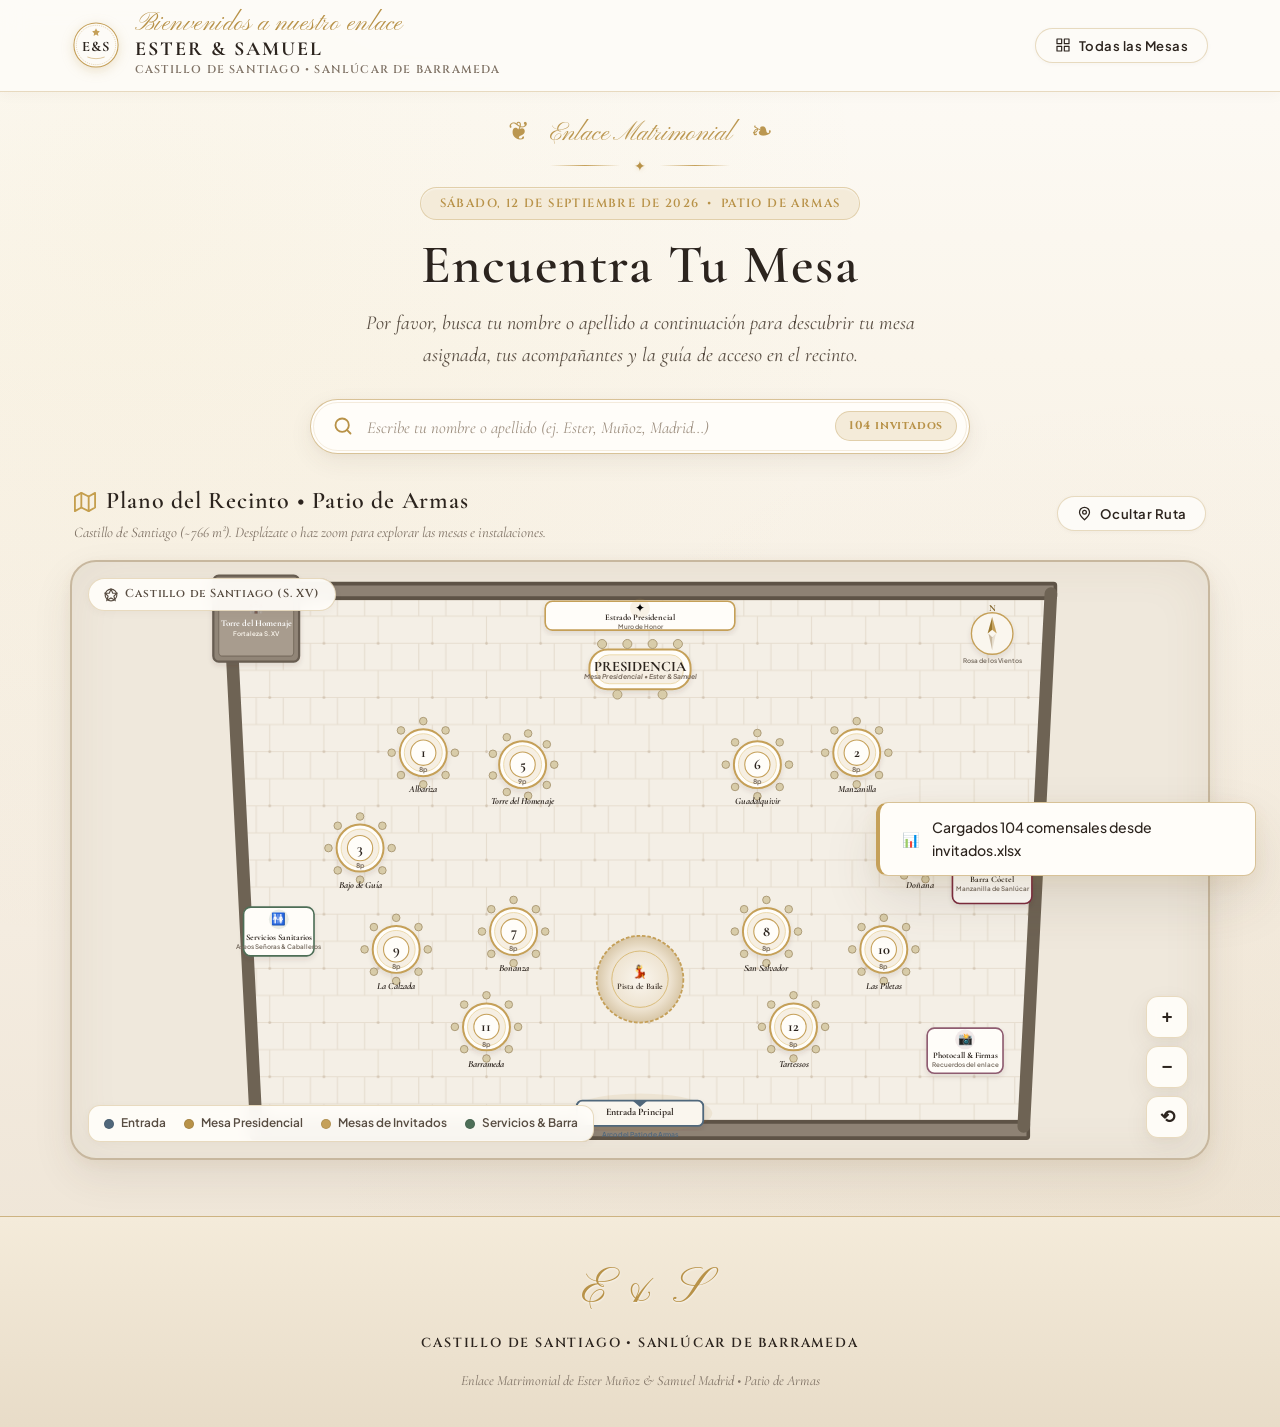
<file: index.html>
<!DOCTYPE html>
<html lang="es">
<head>
  <meta charset="UTF-8">
  <meta name="viewport" content="width=device-width, initial-scale=1.0, maximum-scale=5.0, user-scalable=yes">
  <title>Boda Ester & Samuel | Encuentra tu Mesa en el Castillo de Santiago</title>
  
  <!-- SEO & Social Sharing Meta Tags -->
  <meta name="description" content="Localizador interactivo de mesas para los invitados al enlace matrimonial de Ester & Samuel en el histórico Patio de Armas del Castillo de Santiago, Sanlúcar de Barrameda.">
  <meta name="keywords" content="Castillo de Santiago, Sanlucar de Barrameda, Boda, Mesas, Seating Plan, Plano Interactivo, Patio de Armas">
  <meta name="author" content="Ester & Samuel">
  <meta name="theme-color" content="#FAF5EB">
  
  <meta property="og:title" content="Boda Ester & Samuel | Encuentra tu Mesa">
  <meta property="og:description" content="Descubre tu mesa y la ruta para llegar en el Castillo de Santiago.">
  <meta property="og:type" content="website">

  <!-- Favicon Monogram -->
  <link rel="icon" type="image/svg+xml" href="data:image/svg+xml,<svg xmlns='http://www.w3.org/2000/svg' viewBox='0 0 100 100'><circle cx='50' cy='50' r='48' fill='%23FDFBF7' stroke='%23C5A059' stroke-width='3'/><text x='50' y='64' font-family='Cormorant Garamond,Georgia,serif' font-size='38' font-weight='bold' fill='%232C241E' text-anchor='middle'>E&amp;S</text></svg>">

  <!-- Stylesheet -->
  <link rel="stylesheet" href="styles.css">
</head>
<body>

  <!-- Confetti Canvas for Celebratory Moments -->
  <canvas id="confetti-canvas"></canvas>

  <!-- ========================================================================
       Top Navigation Bar
       ======================================================================== -->
  <header class="site-header" id="site-header">
    <div class="header-container">
      <a href="#inicio" class="brand-wrapper" title="Boda Ester & Samuel">
        <!-- SVG Monogram Crest (Sello de Lacre Marfil & Oro) -->
        <svg class="brand-crest" viewBox="0 0 100 100" fill="none" xmlns="http://www.w3.org/2000/svg">
          <circle cx="50" cy="50" r="46" fill="#FDFBF7" stroke="#C5A059" stroke-width="2.2"/>
          <circle cx="50" cy="50" r="41" fill="none" stroke="#C5A059" stroke-width="0.8" stroke-dasharray="2.5 2"/>
          <path d="M50 15 L52.5 20.5 L58 21.5 L54 25.5 L55 31 L50 28 L45 31 L46 25.5 L42 21.5 L47.5 20.5 Z" fill="#C5A059"/>
          <text x="50" y="63" font-family="'Cormorant Garamond', Georgia, serif" font-size="30" font-weight="700" fill="#2C241E" text-anchor="middle" letter-spacing="2">E&amp;S</text>
          <path d="M32 75 Q50 82 68 75" stroke="#C5A059" stroke-width="1.2" fill="none"/>
        </svg>

        <div class="brand-text">
          <span class="brand-subtitle-script">Bienvenidos a nuestro enlace</span>
          <span class="brand-title">Ester &amp; Samuel</span>
          <span class="brand-venue">Castillo de Santiago • Sanlúcar de Barrameda</span>
        </div>
      </a>

      <div class="header-actions">
        <button id="btn-open-directory" class="btn-outline" title="Ver lista completa de mesas">
          <svg width="16" height="16" viewBox="0 0 24 24" fill="none" stroke="currentColor" stroke-width="1.8" stroke-linecap="round" stroke-linejoin="round">
            <rect x="3" y="3" width="7" height="7"></rect>
            <rect x="14" y="3" width="7" height="7"></rect>
            <rect x="14" y="14" width="7" height="7"></rect>
            <rect x="3" y="14" width="7" height="7"></rect>
          </svg>
          <span>Todas las Mesas</span>
        </button>
      </div>
    </div>
  </header>

  <!-- ========================================================================
       Main Content Container
       ======================================================================== -->
  <main id="inicio">

    <!-- Hero Section -->
    <section class="hero-section">
      <div class="hero-romantic-badge">❦ &nbsp; Enlace Matrimonial &nbsp; ❧</div>
      <div class="hero-ornament">
        <div class="hero-ornament-line"></div>
        <div class="hero-ornament-icon">✦</div>
        <div class="hero-ornament-line"></div>
      </div>

      <div class="hero-date-badge">
        <span>Sábado, 12 de Septiembre de 2026</span>
        <span>•</span>
        <span>Patio de Armas</span>
      </div>

      <h1 class="hero-title">Encuentra Tu Mesa</h1>
      <p class="hero-subtitle">
        Por favor, busca tu nombre o apellido a continuación para descubrir tu mesa asignada, tus acompañantes y la guía de acceso en el recinto.
      </p>

      <!-- Predictive Autocomplete Search Bar -->
      <div class="search-container" id="search-section">
        <div class="search-box-wrapper" id="search-box-wrapper">
          <div class="search-icon">
            <svg width="20" height="20" viewBox="0 0 24 24" fill="none" stroke="currentColor" stroke-width="2.2" stroke-linecap="round" stroke-linejoin="round">
              <circle cx="11" cy="11" r="8"></circle>
              <line x1="21" y1="21" x2="16.65" y2="16.65"></line>
            </svg>
          </div>
          <input 
            type="text" 
            id="guest-search-input" 
            class="search-input" 
            placeholder="Escribe tu nombre o apellido (ej. Ester, Muñoz, Madrid...)"
            autocomplete="off"
            spellcheck="false"
            aria-label="Buscar invitado"
            aria-expanded="false"
            aria-controls="search-dropdown"
          />
          <button id="search-clear-btn" class="search-clear-btn" title="Borrar búsqueda" aria-label="Borrar búsqueda">
            <svg width="18" height="18" viewBox="0 0 24 24" fill="none" stroke="currentColor" stroke-width="2" stroke-linecap="round" stroke-linejoin="round">
              <line x1="18" y1="6" x2="6" y2="18"></line>
              <line x1="6" y1="6" x2="18" y2="18"></line>
            </svg>
          </button>
          <span class="search-badge-count" id="guest-count-badge">Cargando...</span>
        </div>

        <!-- Autocomplete Dropdown List -->
        <div class="autocomplete-dropdown" id="search-dropdown" role="listbox">
          <!-- Dynamically populated via app.js -->
        </div>
      </div>
    </section>

    <!-- Guest Result Card (Triggered upon selecting guest) -->
    <section class="guest-result-wrapper" id="guest-result-section">
      <div class="guest-card">
        <div class="guest-card-header">
          <div class="guest-card-greeting">
            <span class="guest-welcome-tag">¡Qué alegría tenerte con nosotros!</span>
            <h2 class="guest-name-title" id="res-guest-name">Ester Muñoz</h2>
          </div>
          <button class="guest-dismiss-btn" id="btn-dismiss-result" title="Cerrar ficha">
            <svg width="16" height="16" viewBox="0 0 24 24" fill="none" stroke="currentColor" stroke-width="2.5" stroke-linecap="round" stroke-linejoin="round">
              <line x1="18" y1="6" x2="6" y2="18"></line>
              <line x1="6" y1="6" x2="18" y2="18"></line>
            </svg>
          </button>
        </div>

        <div class="guest-card-body">
          <!-- Big Table Badge Column -->
          <div class="table-highlight-badge">
            <span class="badge-table-label">Tu Mesa Asignada</span>
            <div class="badge-table-num" id="res-table-num">4</div>
            <div class="badge-table-theme" id="res-table-theme">Doñana</div>
            <div class="badge-table-desc" id="res-table-desc">Amigos íntimos de la novia</div>
            
            <button class="badge-action-btn" id="btn-focus-table-map">
              <svg width="16" height="16" viewBox="0 0 24 24" fill="none" stroke="currentColor" stroke-width="2.2" stroke-linecap="round" stroke-linejoin="round">
                <circle cx="12" cy="12" r="10"></circle>
                <polygon points="16.24 7.76 14.12 14.12 7.76 16.24 9.88 9.88 16.24 7.76"></polygon>
              </svg>
              <span>Ver en el Plano</span>
            </button>
          </div>

          <!-- Companions and Guidance Column -->
          <div class="guest-details-column">
            <!-- Companions list -->
            <div class="companions-block">
              <div class="companions-header">
                <div class="companions-title">
                  <svg width="16" height="16" viewBox="0 0 24 24" fill="none" stroke="currentColor" stroke-width="2" stroke-linecap="round" stroke-linejoin="round">
                    <path d="M17 21v-2a4 4 0 0 0-4-4H5a4 4 0 0 0-4 4v2"></path>
                    <circle cx="9" cy="7" r="4"></circle>
                    <path d="M23 21v-2a4 4 0 0 0-3-3.87"></path>
                    <path d="M16 3.13a4 4 0 0 1 0 7.75"></path>
                  </svg>
                  <span>Tus acompañantes de mesa</span>
                </div>
                <span class="companions-count" id="res-companions-count">8 comensales</span>
              </div>
              <div class="companions-grid" id="res-companions-grid">
                <!-- Chips dynamically injected -->
              </div>
            </div>

            <!-- Route and Access Guide -->
            <div class="route-guide-box">
              <div class="route-guide-icon">📍</div>
              <div class="route-guide-text" id="res-route-text">
                Accede por la <span class="route-guide-strong">Entrada Principal (Arco de Armas)</span> y camina recto hacia el sector derecho del patio. Sigue la línea dorada en el plano para orientarte.
              </div>
            </div>
          </div>
        </div>
      </div>
    </section>



    <!-- ========================================================================
         Interactive Venue Map Section (Patio de Armas - Castillo de Santiago)
         ======================================================================== -->
    <section class="map-section" id="plano-recinto">
      <div class="map-header-card">
        <div class="map-title-group">
          <h2 class="map-title">
            <svg width="22" height="22" viewBox="0 0 24 24" fill="none" stroke="#C59F4E" stroke-width="2" stroke-linecap="round" stroke-linejoin="round">
              <polygon points="1 6 1 22 8 18 16 22 23 18 23 2 16 6 8 2 1 6"></polygon>
              <line x1="8" y1="2" x2="8" y2="18"></line>
              <line x1="16" y1="6" x2="16" y2="22"></line>
            </svg>
            <span>Plano del Recinto • Patio de Armas</span>
          </h2>
          <span class="map-subtitle">Castillo de Santiago (~766 m²). Desplázate o haz zoom para explorar las mesas e instalaciones.</span>
        </div>

        <div class="map-toolbar">
          <button id="btn-toggle-route-layer" class="btn-outline" title="Mostrar u ocultar ruta de acceso">
            <svg width="15" height="15" viewBox="0 0 24 24" fill="none" stroke="currentColor" stroke-width="2" stroke-linecap="round" stroke-linejoin="round">
              <path d="M12 2a8 8 0 0 0-8 8c0 5.25 8 12 8 12s8-6.75 8-12a8 8 0 0 0-8-8z"></path>
              <circle cx="12" cy="10" r="3"></circle>
            </svg>
            <span id="route-layer-label">Ocultar Ruta</span>
          </button>
        </div>
      </div>

      <!-- Canvas / SVG Viewport Container -->
      <div class="map-canvas-container" id="map-container">
        
        <!-- Floating Venue Badges -->
        <div class="map-floating-info">
          <div class="map-badge-info">
            <svg width="14" height="14" viewBox="0 0 24 24" fill="none" stroke="currentColor" stroke-width="2">
              <circle cx="12" cy="12" r="10"></circle>
              <polygon points="12 2 15 9 22 9 17 14 19 21 12 17 5 21 7 14 2 9 9 9 12 2"></polygon>
            </svg>
            <span>Castillo de Santiago (S. XV)</span>
          </div>
        </div>

        <!-- Floating Legend -->
        <div class="map-legend-bar">
          <div class="legend-item">
            <span class="legend-dot entrance"></span>
            <span>Entrada</span>
          </div>
          <div class="legend-item">
            <span class="legend-dot presidential"></span>
            <span>Mesa Presidencial</span>
          </div>
          <div class="legend-item">
            <span class="legend-dot table"></span>
            <span>Mesas de Invitados</span>
          </div>
          <div class="legend-item">
            <span class="legend-dot amenities"></span>
            <span>Servicios &amp; Barra</span>
          </div>
        </div>

        <!-- Floating Zoom & Reset Buttons -->
        <div class="map-floating-controls">
          <button class="floating-btn" id="btn-zoom-in" title="Acercar mapa (+)">+</button>
          <button class="floating-btn" id="btn-zoom-out" title="Alejar mapa (-)">−</button>
          <button class="floating-btn" id="btn-zoom-reset" title="Centrar plano completo">⟲</button>
        </div>

        <!-- High-Fidelity SVG Interactive Map -->
        <svg 
          id="venue-svg" 
          viewBox="0 0 1000 660" 
          preserveAspectRatio="xMidYMid meet"
          xmlns="http://www.w3.org/2000/svg"
        >
          <defs>
            <!-- Flagstone courtyard texture pattern (Caliza & Marfil Cálido) -->
            <pattern id="flagstone-pattern" width="60" height="60" patternUnits="userSpaceOnUse">
              <rect width="60" height="60" fill="#F4EFE6"/>
              <path d="M0 0 h60 M0 30 h60 M0 60 h60 M30 0 v30 M15 30 v30 M45 30 v30" stroke="#E6DDCF" stroke-width="1.2"/>
              <circle cx="30" cy="30" r="1.5" fill="#D3C5B2"/>
            </pattern>

            <!-- Radial glow for entrance -->
            <radialGradient id="entrance-glow" cx="50%" cy="50%" r="50%">
              <stop offset="0%" stop-color="#C5A059" stop-opacity="0.35"/>
              <stop offset="100%" stop-color="#C5A059" stop-opacity="0"/>
            </radialGradient>

            <!-- Table Gold Gradient (Oro Champagne Clásico) -->
            <linearGradient id="gold-rim" x1="0%" y1="0%" x2="100%" y2="100%">
              <stop offset="0%" stop-color="#FAF0D9"/>
              <stop offset="50%" stop-color="#C5A059"/>
              <stop offset="100%" stop-color="#9B782E"/>
            </linearGradient>

            <!-- Dance Floor Parquet Pattern -->
            <radialGradient id="dance-floor" cx="50%" cy="50%" r="50%">
              <stop offset="0%" stop-color="#FAF6EE"/>
              <stop offset="70%" stop-color="#EDE2CF"/>
              <stop offset="100%" stop-color="#D8C7A8"/>
            </radialGradient>

            <!-- Drop shadow for tables (Sombra Difusa Cálida) -->
            <filter id="table-shadow" x="-20%" y="-20%" width="140%" height="140%">
              <feDropShadow dx="0" dy="3" stdDeviation="3" flood-color="#4A3825" flood-opacity="0.12"/>
            </filter>
            
            <filter id="pin-shadow" x="-30%" y="-30%" width="160%" height="160%">
              <feDropShadow dx="0" dy="4" stdDeviation="4" flood-color="#4A3825" flood-opacity="0.18"/>
            </filter>
          </defs>

          <!-- Transform group for Pan & Zoom -->
          <g id="map-viewport-group">
            
            <!-- Courtyard Outer Stone Boundary & Floor -->
            <!-- Slightly trapezoidal shape representing Patio de Armas -->
            <polygon 
              points="45,40 955,40 925,620 75,620" 
              fill="url(#flagstone-pattern)" 
              stroke="#B5A795" 
              stroke-width="4.5"
            />

            <!-- Historic Crenellated Walls (Parapets & Almenas) -->
            <g class="svg-castle-walls">
              <!-- North Wall & Battlements (Top) -->
              <rect x="40" y="24" width="920" height="16" class="svg-castle-wall" rx="2"/>
              <!-- South Wall & Battlements (Bottom) -->
              <rect x="70" y="620" width="860" height="18" class="svg-castle-wall" rx="2"/>
              <!-- West Wall (Left) -->
              <line x1="45" y1="35" x2="75" y2="625" stroke="#6E6354" stroke-width="14" stroke-linecap="round"/>
              <!-- East Wall (Right) -->
              <line x1="955" y1="35" x2="925" y2="625" stroke="#6E6354" stroke-width="14" stroke-linecap="round"/>
            </g>

            <!-- Dynamic Venue Elements Layer (Rendered by app.js from mesas-config.json / localStorage) -->
            <g id="elements-layer">
            </g>

            <!-- Guided Dynamic Route Layer (Under tables so tables stay crisp on top) -->
            <g id="route-layer" style="display: none;">
              <path id="route-bg" class="svg-route-path-bg" d=""></path>
              <path id="route-path" class="svg-route-path" d=""></path>
              <!-- Animated Beacon at Entrance Point -->
              <circle id="entrance-beacon-dot" cx="500" cy="605" r="5" fill="#3B82F6"/>
              <circle id="entrance-beacon-ring" cx="500" cy="605" r="12" fill="none" stroke="#3B82F6" stroke-width="2" opacity="0.6"/>
            </g>

            <!-- Dynamic Tables Layer: Injected and Managed by app.js -->
            <g id="tables-layer">
              <!-- Rendered dynamically from config & excel data -->
            </g>

            <!-- Destination Pulse & Pin Overlay Layer -->
            <g id="destination-overlay" style="display: none;">
              <!-- Animated Pulsing Halo -->
              <circle id="dest-pulse" class="svg-pulse-ring" cx="0" cy="0" r="30"></circle>
              <!-- Pin Pointer -->
              <g id="dest-pin" class="svg-destination-pin" filter="url(#pin-shadow)" transform="translate(0, 0)">
                <path d="M0 -34 C-9 -34 -15 -27 -15 -19 C-15 -10 0 0 0 0 C0 0 15 -10 15 -19 C15 -27 9 -34 0 -34 Z" fill="#C59F4E" stroke="#FFFFFF" stroke-width="2"/>
                <circle cx="0" cy="-20" r="5" fill="#FFFFFF"/>
              </g>
            </g>

          </g>
        </svg>

      </div>
    </section>

  </main>

  <!-- ========================================================================
       Modal: Table Directory ("Directorio Completo de Mesas")
       ======================================================================== -->
  <div class="modal-backdrop" id="modal-directory" role="dialog" aria-modal="true" aria-labelledby="modal-directory-title">
    <div class="modal-card">
      <div class="modal-header">
        <h3 class="modal-title" id="modal-directory-title">Todas las Mesas y Comensales</h3>
        <button class="modal-close-btn" id="btn-close-directory" title="Cerrar ventana">
          <svg width="20" height="20" viewBox="0 0 24 24" fill="none" stroke="currentColor" stroke-width="2">
            <line x1="18" y1="6" x2="6" y2="18"></line>
            <line x1="6" y1="6" x2="18" y2="18"></line>
          </svg>
        </button>
      </div>
      <div class="modal-body">
        <div class="directory-grid" id="directory-container">
          <!-- Dynamically populated -->
        </div>
      </div>
    </div>
  </div>



  <!-- Toast Notification Container -->
  <div class="toast-container" id="toast-container"></div>

  <!-- ========================================================================
       Footer
       ======================================================================== -->
  <footer class="site-footer">
    <div class="footer-container">
      <div class="footer-monogram">E &amp; S</div>
      <div class="footer-venue-text">Castillo de Santiago • Sanlúcar de Barrameda</div>
      <p class="footer-copyright">
        Enlace Matrimonial de Ester Muñoz &amp; Samuel Madrid &bull; Patio de Armas
      </p>
    </div>
  </footer>

  <!-- ========================================================================
       Scripts: Local SheetJS with CDN fallback + Application Logic
       ======================================================================== -->
  <script src="vendor/xlsx.full.min.js"></script>
  <script>
    // CDN Fallback if local vendor script fails
    if (typeof XLSX === 'undefined') {
      const script = document.createElement('script');
      script.src = 'https://cdn.jsdelivr.net/npm/xlsx@0.18.5/dist/xlsx.full.min.js';
      document.head.appendChild(script);
    }
  </script>
  <script src="app.js"></script>
</body>
</html>
</file>
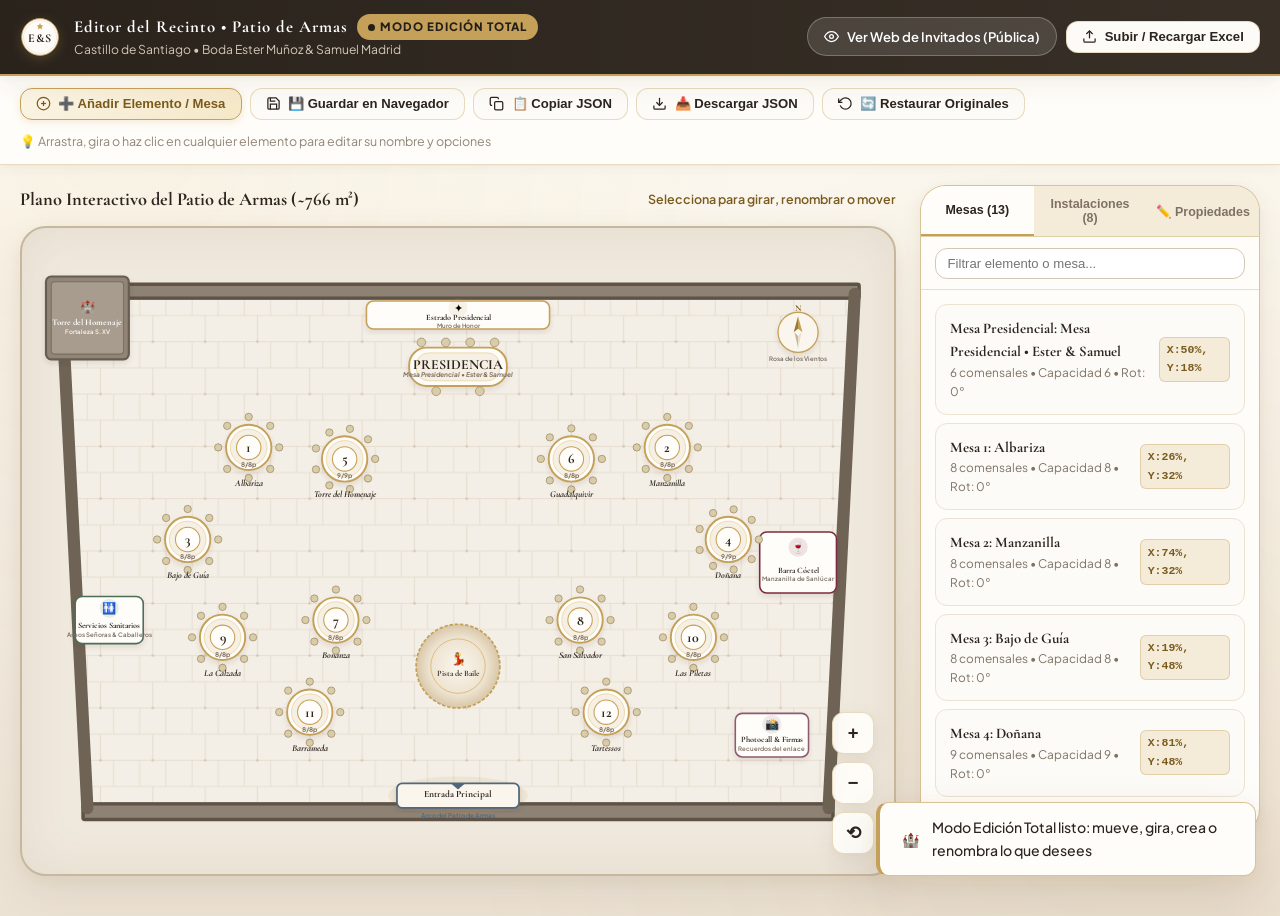
<file: organizador.html>
<!DOCTYPE html>
<html lang="es" class="organizer-page">
<head>
  <meta charset="UTF-8">
  <meta name="viewport" content="width=device-width, initial-scale=1.0, maximum-scale=5.0, user-scalable=yes">
  <title>Editor Total del Recinto • Plano del Castillo de Santiago | Boda Ester & Samuel</title>
  
  <meta name="robots" content="noindex, nofollow">
  <meta name="theme-color" content="#2A231C">
  
  <!-- Favicon Monogram -->
  <link rel="icon" type="image/svg+xml" href="data:image/svg+xml,<svg xmlns='http://www.w3.org/2000/svg' viewBox='0 0 100 100'><circle cx='50' cy='50' r='48' fill='%23FDFBF7' stroke='%23C5A059' stroke-width='3'/><text x='50' y='64' font-family='Cormorant Garamond,Georgia,serif' font-size='38' font-weight='bold' fill='%232C241E' text-anchor='middle'>E&amp;S</text></svg>">

  <!-- Stylesheet -->
  <link rel="stylesheet" href="styles.css">
</head>
<body class="organizer-page">

  <!-- ========================================================================
       Top Bar (Organizer Exclusive)
       ======================================================================== -->
  <header class="organizer-topbar">
    <div class="organizer-topbar-container">
      <div class="organizer-brand">
        <!-- SVG Monogram Crest (Sello Marfil & Oro) -->
        <svg class="brand-crest" viewBox="0 0 100 100" fill="none" xmlns="http://www.w3.org/2000/svg" style="width: 40px; height: 40px;">
          <circle cx="50" cy="50" r="46" fill="#FDFBF7" stroke="#C5A059" stroke-width="2.2"/>
          <circle cx="50" cy="50" r="41" fill="none" stroke="#C5A059" stroke-width="0.8" stroke-dasharray="2.5 2"/>
          <path d="M50 15 L52.5 20.5 L58 21.5 L54 25.5 L55 31 L50 28 L45 31 L46 25.5 L42 21.5 L47.5 20.5 Z" fill="#C5A059"/>
          <text x="50" y="63" font-family="'Cormorant Garamond', Georgia, serif" font-size="30" font-weight="700" fill="#2C241E" text-anchor="middle" letter-spacing="2">E&amp;S</text>
        </svg>
        <div style="display: flex; flex-direction: column;">
          <div style="display: flex; align-items: center; gap: 0.6rem;">
            <span style="font-family: var(--font-serif); font-size: 1.05rem; font-weight: 700; letter-spacing: 1px;">Editor del Recinto &bull; Patio de Armas</span>
            <span class="organizer-badge-live">Modo Edición Total</span>
          </div>
          <span style="font-size: 0.76rem; color: var(--stone-300);">Castillo de Santiago &bull; Boda Ester Muñoz &amp; Samuel Madrid</span>
        </div>
      </div>

      <div class="organizer-topbar-actions">
        <a href="index.html" class="btn-guest-view" target="_blank" title="Abrir la versión pública para invitados">
          <svg width="15" height="15" viewBox="0 0 24 24" fill="none" stroke="currentColor" stroke-width="2">
            <path d="M1 12s4-8 11-8 11 8 11 8-4 8-11 8-11-8-11-8z"></path>
            <circle cx="12" cy="12" r="3"></circle>
          </svg>
          <span>Ver Web de Invitados (Pública)</span>
        </a>
        <button id="btn-open-upload" class="btn-cmd" title="Actualizar comensales desde Excel">
          <svg width="15" height="15" viewBox="0 0 24 24" fill="none" stroke="currentColor" stroke-width="2">
            <path d="M21 15v4a2 2 0 0 1-2 2H5a2 2 0 0 1-2-2v-4"></path>
            <polyline points="17 8 12 3 7 8"></polyline>
            <line x1="12" y1="3" x2="12" y2="15"></line>
          </svg>
          <span>Subir / Recargar Excel</span>
        </button>
      </div>
    </div>
  </header>

  <!-- ========================================================================
       Sticky Command Bar
       ======================================================================== -->
  <div class="organizer-command-bar">
    <div class="organizer-command-container">
      <div class="organizer-cmd-group">
        <button id="btn-open-add-modal" class="btn-cmd primary" title="Añadir una mesa, servicio, barra o elemento">
          <svg width="15" height="15" viewBox="0 0 24 24" fill="none" stroke="currentColor" stroke-width="2">
            <circle cx="12" cy="12" r="10"></circle>
            <line x1="12" y1="8" x2="12" y2="16"></line>
            <line x1="8" y1="12" x2="16" y2="12"></line>
          </svg>
          <span>➕ Añadir Elemento / Mesa</span>
        </button>

        <button id="btn-save-local" class="btn-cmd" title="Guarda las nuevas posiciones en la memoria de este navegador">
          <svg width="15" height="15" viewBox="0 0 24 24" fill="none" stroke="currentColor" stroke-width="2">
            <path d="M19 21H5a2 2 0 0 1-2-2V5a2 2 0 0 1 2-2h11l5 5v11a2 2 0 0 1-2 2z"></path>
            <polyline points="17 21 17 13 7 13 7 21"></polyline>
            <polyline points="7 3 7 8 15 8"></polyline>
          </svg>
          <span>💾 Guardar en Navegador</span>
        </button>

        <button id="btn-copy-json" class="btn-cmd" title="Copia el JSON con las coordenadas para pegar en mesas-config.json">
          <svg width="15" height="15" viewBox="0 0 24 24" fill="none" stroke="currentColor" stroke-width="2">
            <rect x="9" y="9" width="13" height="13" rx="2" ry="2"></rect>
            <path d="M5 15H4a2 2 0 0 1-2-2V4a2 2 0 0 1 2-2h9a2 2 0 0 1 2 2v1"></path>
          </svg>
          <span>📋 Copiar JSON</span>
        </button>

        <button id="btn-download-json" class="btn-cmd" title="Descarga el archivo mesas-config.json completo">
          <svg width="15" height="15" viewBox="0 0 24 24" fill="none" stroke="currentColor" stroke-width="2">
            <path d="M21 15v4a2 2 0 0 1-2 2H5a2 2 0 0 1-2-2v-4"></path>
            <polyline points="7 10 12 15 17 10"></polyline>
            <line x1="12" y1="15" x2="12" y2="3"></line>
          </svg>
          <span>📥 Descargar JSON</span>
        </button>

        <button id="btn-reset-positions" class="btn-cmd" title="Restaura la distribución a las coordenadas por defecto">
          <svg width="15" height="15" viewBox="0 0 24 24" fill="none" stroke="currentColor" stroke-width="2">
            <polyline points="1 4 1 10 7 10"></polyline>
            <path d="M3.51 15a9 9 0 1 0 2.13-9.36L1 10"></path>
          </svg>
          <span>🔄 Restaurar Originales</span>
        </button>
      </div>

      <div style="font-size: 0.78rem; color: var(--stone-500); display: flex; align-items: center; gap: 0.5rem;">
        <span>💡 Arrastra, gira o haz clic en cualquier elemento para editar su nombre y opciones</span>
      </div>
    </div>
  </div>

  <!-- ========================================================================
       Organizer Main Workspace: 2-Column Map + Dynamic Inspector
       ======================================================================== -->
  <main class="organizer-workspace">

    <!-- Column 1: Interactive SVG Map (Drag & Drop Canvas) -->
    <div style="display: flex; flex-direction: column; gap: 0.75rem;">
      <div style="display: flex; align-items: center; justify-content: space-between;">
        <h2 style="font-family: var(--font-serif); font-size: 1.15rem; font-weight: 700; color: var(--stone-900);">
          Plano Interactivo del Patio de Armas (~766 m²)
        </h2>
        <span style="font-size: 0.78rem; color: var(--gold-700); font-weight: 600;">
          Selecciona para girar, renombrar o mover
        </span>
      </div>

      <!-- Map Viewport Container -->
      <div class="map-canvas-container" id="map-container" style="height: 650px;">

        <!-- Floating Live Drag Coordinate HUD -->
        <div class="drag-hud" id="drag-hud">
          <span id="hud-name">Elemento</span>: X: <span id="hud-x">0%</span>, Y: <span id="hud-y">0%</span> | Rot: <span id="hud-rot">0°</span>
        </div>

        <!-- Floating Zoom & Reset Buttons -->
        <div class="map-floating-controls">
          <button class="floating-btn" id="btn-zoom-in" title="Acercar plano (+)">+</button>
          <button class="floating-btn" id="btn-zoom-out" title="Alejar plano (-)">−</button>
          <button class="floating-btn" id="btn-zoom-reset" title="Restablecer vista centrada">⟲</button>
        </div>

        <!-- High-Fidelity SVG Interactive Map -->
        <svg 
          id="venue-svg" 
          viewBox="0 0 1000 660" 
          preserveAspectRatio="xMidYMid meet"
          xmlns="http://www.w3.org/2000/svg"
        >
          <defs>
            <pattern id="flagstone-pattern" width="60" height="60" patternUnits="userSpaceOnUse">
              <rect width="60" height="60" fill="#F4EFE6"/>
              <path d="M0 0 h60 M0 30 h60 M0 60 h60 M30 0 v30 M15 30 v30 M45 30 v30" stroke="#E6DDCF" stroke-width="1.2"/>
              <circle cx="30" cy="30" r="1.5" fill="#D3C5B2"/>
            </pattern>

            <radialGradient id="dance-floor-grad" cx="50%" cy="50%" r="50%">
              <stop offset="0%" stop-color="#FAF6EE"/>
              <stop offset="70%" stop-color="#EDE2CF"/>
              <stop offset="100%" stop-color="#D8C7A8"/>
            </radialGradient>

            <filter id="table-shadow" x="-20%" y="-20%" width="140%" height="140%">
              <feDropShadow dx="0" dy="3" stdDeviation="3" flood-color="#4A3825" flood-opacity="0.12"/>
            </filter>
          </defs>

          <!-- Transform group for Pan & Zoom -->
          <g id="map-viewport-group">
            
            <!-- Courtyard Outer Stone Boundary & Floor -->
            <polygon 
              points="45,40 955,40 925,620 75,620" 
              fill="url(#flagstone-pattern)" 
              stroke="#B5A795" 
              stroke-width="4.5"
            />

            <!-- Historic Crenellated Walls -->
            <g class="svg-castle-walls">
              <rect x="40" y="24" width="920" height="16" class="svg-castle-wall" rx="2"/>
              <rect x="70" y="620" width="860" height="18" class="svg-castle-wall" rx="2"/>
              <line x1="45" y1="35" x2="75" y2="625" stroke="#6E6354" stroke-width="14" stroke-linecap="round"/>
              <line x1="955" y1="35" x2="925" y2="625" stroke="#6E6354" stroke-width="14" stroke-linecap="round"/>
            </g>

            <!-- Dynamic Venue Elements Layer (All draggable, editable, rotatable, deletable) -->
            <g id="elements-layer">
              <!-- Rendered dynamically -->
            </g>

            <!-- Dynamic Tables Layer (All draggable, editable, rotatable, deletable) -->
            <g id="tables-layer">
              <!-- Rendered dynamically -->
            </g>

            <!-- Selection Gizmo Layer -->
            <g id="gizmo-layer" style="display: none; pointer-events: none;">
              <rect id="gizmo-box" class="svg-gizmo-ring" x="0" y="0" width="0" height="0" rx="8"/>
            </g>

          </g>
        </svg>

      </div>
    </div>

    <!-- Column 2: Live Inspector Sidebar with Tabs & Edit Form -->
    <aside class="organizer-inspector">
      
      <!-- Inspector Tabs -->
      <div class="inspector-tabs">
        <button class="inspector-tab-btn active" id="tab-btn-tables" data-tab="tables">
          Mesas (<span id="badge-tab-tables">13</span>)
        </button>
        <button class="inspector-tab-btn" id="tab-btn-elements" data-tab="elements">
          Instalaciones (<span id="badge-tab-elements">8</span>)
        </button>
        <button class="inspector-tab-btn" id="tab-btn-edit" data-tab="edit">
          ✏️ Propiedades
        </button>
      </div>

      <!-- Search & Filter bar for lists -->
      <div id="inspector-search-container" style="padding: 0.65rem 0.85rem; border-bottom: 1px solid var(--stone-200); background: var(--stone-white);">
        <input 
          type="text" 
          id="inspector-filter" 
          placeholder="Filtrar elemento o mesa..." 
          style="width: 100%; padding: 0.45rem 0.75rem; border: 1px solid var(--stone-300); border-radius: var(--radius-md); font-size: 0.82rem; outline: none;"
        />
      </div>

      <!-- Tab Content 1: Tables List -->
      <div class="inspector-body" id="tab-content-tables">
        <!-- Rendered dynamically -->
      </div>

      <!-- Tab Content 2: Elements List -->
      <div class="inspector-body" id="tab-content-elements" style="display: none;">
        <!-- Rendered dynamically -->
      </div>

      <!-- Tab Content 3: Active Item Property Editor -->
      <div class="inspector-body" id="tab-content-edit" style="display: none;">
        <div id="edit-form-container">
          <!-- Dynamically populated when an element or table is selected -->
          <div style="padding: 2rem 1rem; text-align: center; color: var(--stone-500); font-size: 0.85rem;">
            👆 Haz clic en cualquier mesa o elemento del plano o de la lista para editar su nombre, rotación y características.
          </div>
        </div>
      </div>

    </aside>

  </main>

  <!-- ========================================================================
       Modal: Add New Element or Table ("➕ Añadir Elemento / Mesa")
       ======================================================================== -->
  <div class="modal-backdrop" id="modal-add-element" role="dialog" aria-modal="true" aria-labelledby="modal-add-title">
    <div class="modal-card" style="max-width: 640px;">
      <div class="modal-header">
        <h3 class="modal-title" id="modal-add-title">¿Qué deseas añadir al plano?</h3>
        <button class="modal-close-btn" id="btn-close-add-modal" title="Cerrar ventana">
          <svg width="20" height="20" viewBox="0 0 24 24" fill="none" stroke="currentColor" stroke-width="2">
            <line x1="18" y1="6" x2="6" y2="18"></line>
            <line x1="6" y1="6" x2="18" y2="18"></line>
          </svg>
        </button>
      </div>
      <div class="modal-body">
        <p style="font-size: 0.84rem; color: var(--stone-600); margin-bottom: 0.85rem;">
          Selecciona una plantilla para colocarla en el centro del plano. Luego podrás arrastrarla, girarla y personalizar su nombre.
        </p>

        <div class="template-grid">
          <div class="template-card" data-create-type="table-circle">
            <div class="template-icon">⭕</div>
            <div class="template-title">Mesa Circular</div>
            <div class="template-desc">Para 8 a 12 invitados</div>
          </div>

          <div class="template-card" data-create-type="table-oval">
            <div class="template-icon">🔲</div>
            <div class="template-title">Mesa Imperial / Oval</div>
            <div class="template-desc">Presidencial o rectangular</div>
          </div>

          <div class="template-card" data-create-type="bar">
            <div class="template-icon">🍷</div>
            <div class="template-title">Barra Cóctel</div>
            <div class="template-desc">Bebidas y Manzanilla</div>
          </div>

          <div class="template-card" data-create-type="photocall">
            <div class="template-icon">📸</div>
            <div class="template-title">Photocall</div>
            <div class="template-desc">Rincón de fotos y firmas</div>
          </div>

          <div class="template-card" data-create-type="dancefloor">
            <div class="template-icon">💃</div>
            <div class="template-title">Pista de Baile</div>
            <div class="template-desc">Área central de fiesta</div>
          </div>

          <div class="template-card" data-create-type="stage">
            <div class="template-icon">🎵</div>
            <div class="template-title">Escenario / DJ</div>
            <div class="template-desc">Música en vivo o sonido</div>
          </div>

          <div class="template-card" data-create-type="restrooms">
            <div class="template-icon">🚻</div>
            <div class="template-title">Servicios / Aseos</div>
            <div class="template-desc">Aseos del recinto</div>
          </div>

          <div class="template-card" data-create-type="entrance">
            <div class="template-icon">🚪</div>
            <div class="template-title">Entrada / Acceso</div>
            <div class="template-desc">Arco o puerta de acceso</div>
          </div>

          <div class="template-card" data-create-type="chillout">
            <div class="template-icon">🛋️</div>
            <div class="template-title">Zona Chillout</div>
            <div class="template-desc">Sillones y carpa descanso</div>
          </div>

          <div class="template-card" data-create-type="candybar">
            <div class="template-icon">🍬</div>
            <div class="template-title">Candy Bar</div>
            <div class="template-desc">Mesa dulce o postres</div>
          </div>

          <div class="template-card" data-create-type="decor">
            <div class="template-icon">🌸</div>
            <div class="template-title">Decoración / Flores</div>
            <div class="template-desc">Centro floral o fuente</div>
          </div>

          <div class="template-card" data-create-type="compass">
            <div class="template-icon">🧭</div>
            <div class="template-title">Rosa de los Vientos</div>
            <div class="template-desc">Brújula náutica</div>
          </div>
        </div>
      </div>
    </div>
  </div>

  <!-- ========================================================================
       Modal: Upload & Data Management ("Cargar Hoja Excel")
       ======================================================================== -->
  <div class="modal-backdrop" id="modal-upload" role="dialog" aria-modal="true" aria-labelledby="modal-upload-title">
    <div class="modal-card" style="max-width: 580px;">
      <div class="modal-header">
        <h3 class="modal-title" id="modal-upload-title">Actualizar Lista de Invitados (Excel)</h3>
        <button class="modal-close-btn" id="btn-close-upload" title="Cerrar ventana">
          <svg width="20" height="20" viewBox="0 0 24 24" fill="none" stroke="currentColor" stroke-width="2">
            <line x1="18" y1="6" x2="6" y2="18"></line>
            <line x1="6" y1="6" x2="18" y2="18"></line>
          </svg>
        </button>
      </div>
      <div class="modal-body">
        <p style="font-size: 0.88rem; color: var(--stone-600); margin-bottom: 1.25rem;">
          Sube un nuevo archivo Excel (<code>.xlsx</code> / <code>.xls</code>), <code>.csv</code> o <code>.json</code>. 
          Las mesas se reorganizarán y agruparán automáticamente según los datos del archivo.
        </p>

        <!-- Hidden real file input -->
        <input type="file" id="excel-file-input" accept=".xlsx, .xls, .csv, .json" style="display: none;">

        <!-- Dropzone Clickable Area -->
        <div class="upload-dropzone" id="upload-dropzone">
          <div class="upload-dropzone-icon">📊</div>
          <div class="upload-dropzone-text">Arrastra aquí tu nuevo archivo Excel o haz clic</div>
          <div class="upload-dropzone-subtext">Formatos admitidos: .xlsx, .xls, .csv, .json</div>
        </div>

        <div style="margin-top: 1.25rem; display: flex; justify-content: space-between; align-items: center;">
          <button class="btn-cmd" id="btn-reload-default" style="font-size: 0.8rem;">
            🔄 Recargar invitados.xlsx original
          </button>
          <span style="font-size: 0.75rem; color: var(--stone-500);">Procesamiento local seguro</span>
        </div>
      </div>
    </div>
  </div>

  <!-- Toast Container -->
  <div class="toast-container" id="toast-container"></div>

  <!-- Scripts -->
  <script src="vendor/xlsx.full.min.js"></script>
  <script>
    if (typeof XLSX === 'undefined') {
      const script = document.createElement('script');
      script.src = 'https://cdn.jsdelivr.net/npm/xlsx@0.18.5/dist/xlsx.full.min.js';
      document.head.appendChild(script);
    }
  </script>
  <script src="organizador.js"></script>
</body>
</html>
</file>
<file: styles.css>
/* ==========================================================================
   BODA REAL EN EL CASTILLO DE SANTIAGO - SANLÚCAR DE BARRAMEDA
   Enlace Matrimonial de Ester Muñoz & Samuel Madrid
   
   Aesthetic Architecture:
   - Estilo: Elegante, Romántico y Vintage
   - Paleta: Champagne, Marfil, Beige y Detalles Dorados Sutiles
   - Tipografía: Cormorant Garamond (Clásica), Pinyon Script (Caligrafía Delicada),
                 Cinzel (Inscripciones Romanas) y Plus Jakarta Sans (Cuerpo legible)
   - Lujo Discreto: Quiet Luxury, Marcos Franceses con Doble Filete Dorado,
                    Textura de Papel Algodón / Lino Nupcial, Sombra Difusa Cálida.
   ========================================================================== */

@import url('https://fonts.googleapis.com/css2?family=Cinzel:wght@400;600;700&family=Cormorant+Garamond:ital,wght@0,300;0,400;0,500;0,600;0,700;1,400;1,600;1,700&family=Pinyon+Script&family=Plus+Jakarta+Sans:wght@300;400;500;600;700&display=swap');

:root {
  /* ========================================================================
     Paleta de Color Nupcial: Marfil, Champagne, Beige & Oro Envejecido
     ======================================================================== */
  
  /* Tonos Marfil (Ivory Cardstock & Pure Linen) */
  --ivory-white:   #FFFDF9;
  --ivory-50:      #FDFBF7;
  --ivory-100:     #FAF6EE;
  --ivory-200:     #F5EFE3;
  --ivory-300:     #EFE6D5;

  /* Tonos Champagne (Warm Champagne & Soft Silk) */
  --champagne-50:  #FAF5EB;
  --champagne-100: #F4EBD9;
  --champagne-200: #EDE0C7;
  --champagne-300: #E4D3B4;
  --champagne-400: #D5BF9A;
  --champagne-500: #C2AA83;

  /* Tonos Beige (Lino Natural & Piedra Arenisca Cálida) */
  --beige-50:      #FBF9F4;
  --beige-100:     #F6F0E4;
  --beige-200:     #ECE3D2;
  --beige-300:     #DDD1BD;
  --beige-400:     #C7B79E;
  --beige-500:     #B09F85;

  /* Detalles Dorados Sutiles (Quiet Luxury Antique Gold) */
  --gold-antique:   #B89248;
  --gold-champagne: #C5A059;
  --gold-soft:      #D8B873;
  --gold-pale:      #EBD7A7;
  --gold-shimmer:   #FAF1DB;
  
  /* Bordes & Filetes Dobles */
  --gold-border:        rgba(184, 146, 72, 0.32);
  --gold-border-soft:   rgba(184, 146, 72, 0.16);
  --gold-border-strong: rgba(184, 146, 72, 0.55);
  --gold-glow:          rgba(197, 160, 89, 0.22);
  --gold-glow-soft:     rgba(197, 160, 89, 0.12);

  /* Texto y Contrastes Vintage (Tinta Espreso Envejecida & Avellana) */
  --text-primary:   #2C241E; /* Espreso profundo, nunca negro puro */
  --text-secondary: #584D42; /* Avellana tostada */
  --text-muted:     #7F7265; /* Lino seco */
  --text-delicate:  #9E9081; /* Fieltro suave */
  --text-light:     #BDB0A2;

  /* Acentos Románticos Vintage Moteados */
  --wine-vintage:    #7D2C3E;
  --wine-soft:       #F7EBEF;
  --sage-vintage:    #4D6E57;
  --sage-soft:       #EEF4F0;
  --rose-vintage:    #8E5B70;
  --rose-soft:       #F9EFF3;
  --slate-vintage:   #50677B;
  --slate-soft:      #EDF2F6;

  /* Compatibilidad con variables legacy */
  --stone-950: #1D1814;
  --stone-900: #2C241E;
  --stone-850: #383028;
  --stone-800: #463D34;
  --stone-700: #5C5248;
  --stone-600: #766B5F;
  --stone-500: #918577;
  --stone-400: #B2A696;
  --stone-300: #D3C7B6;
  --stone-200: #E8DFD1;
  --stone-100: #F4EDE0;
  --stone-50:  #FAF6ED;
  --stone-white: #FFFDF9;

  --gold-700: #7A5B1E;
  --gold-600: #9B782E;
  --gold-500: #C5A059;
  --gold-400: #D8B873;
  --gold-300: #EBD7A7;
  --gold-200: #F5E8C8;
  --gold-100: #FAF3E1;

  /* ========================================================================
     Tipografías
     ======================================================================== */
  --font-serif:   'Cormorant Garamond', Garamond, Georgia, serif;
  --font-script:  'Pinyon Script', 'Alex Brush', cursive;
  --font-classic: 'Cinzel', serif;
  --font-sans:    'Plus Jakarta Sans', -apple-system, BlinkMacSystemFont, 'Segoe UI', Roboto, sans-serif;

  /* ========================================================================
     Sombras Nupciales Difusas (Efecto Papel en Relieve)
     ======================================================================== */
  --shadow-subtle: 0 2px 8px rgba(70, 55, 40, 0.04);
  --shadow-sm:     0 3px 12px rgba(70, 55, 40, 0.05), 0 1px 3px rgba(70, 55, 40, 0.02);
  --shadow-md:     0 8px 24px rgba(70, 55, 40, 0.07), 0 2px 8px rgba(184, 146, 72, 0.05);
  --shadow-lg:     0 16px 40px rgba(70, 55, 40, 0.09), 0 4px 14px rgba(184, 146, 72, 0.08);
  --shadow-xl:     0 24px 55px rgba(70, 55, 40, 0.12), 0 6px 20px rgba(184, 146, 72, 0.1);
  --shadow-gold:   0 0 24px rgba(197, 160, 89, 0.35);

  /* Radios */
  --radius-sm:   6px;
  --radius-md:   12px;
  --radius-lg:   18px;
  --radius-xl:   26px;
  --radius-full: 9999px;

  /* Transiciones Suaves */
  --transition-fast:   160ms cubic-bezier(0.4, 0, 0.2, 1);
  --transition-normal: 260ms cubic-bezier(0.4, 0, 0.2, 1);
  --transition-smooth: 420ms cubic-bezier(0.16, 1, 0.3, 1);

  /* Estructura */
  --header-height: 76px;
  --container-max: 1180px;
}

/* ==========================================================================
   Reset & Estilos Base
   ========================================================================== */
*, *::before, *::after {
  box-sizing: border-box;
  margin: 0;
  padding: 0;
}

html {
  font-size: 16px;
  scroll-behavior: smooth;
  -webkit-text-size-adjust: 100%;
}

body {
  font-family: var(--font-sans);
  background-color: var(--champagne-50);
  background-image: 
    radial-gradient(circle at 10% 15%, rgba(212, 175, 55, 0.05) 0%, transparent 45%),
    radial-gradient(circle at 90% 85%, rgba(197, 160, 89, 0.06) 0%, transparent 50%),
    linear-gradient(180deg, #FDFBF7 0%, #FAF5EB 25%, #F4ECE0 65%, #ECE2D3 100%);
  color: var(--text-primary);
  line-height: 1.6;
  min-height: 100vh;
  display: flex;
  flex-direction: column;
  overflow-x: hidden;
  position: relative;
}

/* Textura sutil de papel artesanal / lino verjurado */
body::before {
  content: "";
  position: fixed;
  top: 0;
  left: 0;
  right: 0;
  bottom: 0;
  background-image: 
    radial-gradient(rgba(184, 146, 72, 0.12) 0.65px, transparent 0.65px),
    radial-gradient(rgba(120, 95, 65, 0.08) 0.65px, transparent 0.65px);
  background-size: 20px 20px, 40px 40px;
  background-position: 0 0, 10px 10px;
  opacity: 0.32;
  pointer-events: none;
  z-index: 0;
}

/* Canvas de Confeti Nupcial Dorado */
#confetti-canvas {
  position: fixed;
  top: 0;
  left: 0;
  width: 100%;
  height: 100%;
  pointer-events: none;
  z-index: 9999;
}

/* ==========================================================================
   Cabecera Superior & Monograma Romántico (Sello de Lujo)
   ========================================================================== */
.site-header {
  position: sticky;
  top: 0;
  z-index: 100;
  background: rgba(253, 251, 247, 0.94);
  backdrop-filter: blur(14px);
  -webkit-backdrop-filter: blur(14px);
  border-bottom: 1px solid var(--gold-border);
  box-shadow: 0 2px 14px rgba(70, 55, 40, 0.04);
  transition: all var(--transition-normal);
}

.header-container {
  max-width: var(--container-max);
  margin: 0 auto;
  padding: 0.75rem 1.4rem;
  display: flex;
  align-items: center;
  justify-content: space-between;
  gap: 1rem;
}

.brand-wrapper {
  display: flex;
  align-items: center;
  gap: 0.9rem;
  text-decoration: none;
  color: inherit;
}

/* Sello de lacre marfil con relieve dorado */
.brand-crest {
  width: 48px;
  height: 48px;
  flex-shrink: 0;
  filter: drop-shadow(0 3px 6px rgba(184, 146, 72, 0.25));
  transition: transform var(--transition-smooth);
}

.brand-wrapper:hover .brand-crest {
  transform: scale(1.05) rotate(2deg);
}

.brand-text {
  display: flex;
  flex-direction: column;
}

.brand-subtitle-script {
  font-family: var(--font-script);
  font-size: 1.55rem;
  color: var(--gold-antique);
  line-height: 1.05;
  letter-spacing: 0.5px;
}

.brand-title {
  font-family: var(--font-serif);
  font-size: 1.25rem;
  font-weight: 700;
  color: var(--text-primary);
  letter-spacing: 2px;
  text-transform: uppercase;
  line-height: 1.15;
}

.brand-venue {
  font-family: var(--font-classic);
  font-size: 0.7rem;
  font-weight: 600;
  letter-spacing: 1.2px;
  color: var(--text-muted);
  text-transform: uppercase;
}

.header-actions {
  display: flex;
  align-items: center;
  gap: 0.6rem;
}

.btn-icon {
  display: inline-flex;
  align-items: center;
  justify-content: center;
  width: 40px;
  height: 40px;
  border-radius: var(--radius-full);
  border: 1px solid var(--gold-border);
  background: var(--ivory-50);
  color: var(--text-secondary);
  cursor: pointer;
  transition: all var(--transition-fast);
  box-shadow: var(--shadow-subtle);
}

.btn-icon:hover {
  background: var(--champagne-100);
  border-color: var(--gold-champagne);
  color: var(--gold-antique);
  transform: translateY(-1px);
}

/* Botón con estilo de tarjeta de papelería nupcial */
.btn-outline {
  display: inline-flex;
  align-items: center;
  gap: 0.5rem;
  padding: 0.52rem 1.15rem;
  border-radius: var(--radius-full);
  border: 1px solid var(--gold-border);
  background: var(--ivory-50);
  color: var(--text-primary);
  font-family: var(--font-sans);
  font-size: 0.82rem;
  font-weight: 600;
  letter-spacing: 0.5px;
  cursor: pointer;
  transition: all var(--transition-fast);
  box-shadow: 0 1px 4px rgba(70, 55, 40, 0.04);
}

.btn-outline:hover {
  background: linear-gradient(135deg, #FBF4E4 0%, #F5E8C8 100%);
  border-color: var(--gold-champagne);
  color: var(--gold-700);
  box-shadow: 0 3px 12px var(--gold-glow);
  transform: translateY(-1px);
}

/* ==========================================================================
   Hero Section: Estética Atemporal & Romántica
   ========================================================================== */
.hero-section {
  position: relative;
  max-width: var(--container-max);
  margin: 1.8rem auto 1.2rem;
  padding: 0 1.25rem;
  text-align: center;
}

/* Adornos y filigranas florales vintage */
.hero-romantic-badge {
  display: inline-flex;
  align-items: center;
  justify-content: center;
  font-family: var(--font-script);
  font-size: 1.65rem;
  color: var(--gold-antique);
  line-height: 1;
  margin-bottom: 0.4rem;
  opacity: 0.95;
}

.hero-ornament {
  display: flex;
  align-items: center;
  justify-content: center;
  gap: 0.85rem;
  margin-bottom: 0.65rem;
}

.hero-ornament-line {
  width: 70px;
  height: 1px;
  background: linear-gradient(90deg, transparent, var(--gold-champagne), transparent);
}

.hero-ornament-icon {
  color: var(--gold-antique);
  font-size: 0.9rem;
  filter: drop-shadow(0 1px 2px rgba(184, 146, 72, 0.2));
}

.hero-date-badge {
  display: inline-flex;
  align-items: center;
  gap: 0.5rem;
  padding: 0.38rem 1.15rem;
  background: var(--champagne-100);
  border: 1px solid var(--gold-border);
  border-radius: var(--radius-full);
  font-family: var(--font-classic);
  font-size: 0.74rem;
  font-weight: 600;
  color: var(--gold-antique);
  letter-spacing: 1.4px;
  text-transform: uppercase;
  margin-bottom: 0.85rem;
  box-shadow: inset 0 1px 2px rgba(255, 255, 255, 0.6);
}

.hero-title {
  font-family: var(--font-serif);
  font-size: clamp(2.2rem, 5vw, 3.4rem);
  font-weight: 600;
  color: var(--text-primary);
  letter-spacing: 1.5px;
  line-height: 1.15;
  margin-bottom: 0.65rem;
  text-shadow: 0 1px 2px rgba(255, 255, 255, 0.8);
}

.hero-subtitle {
  font-family: var(--font-serif);
  font-style: italic;
  font-size: clamp(1.05rem, 2.2vw, 1.25rem);
  color: var(--text-secondary);
  max-width: 620px;
  margin: 0 auto 1.75rem;
  font-weight: 400;
  line-height: 1.6;
}

/* ==========================================================================
   Buscador Predictivo: Tarjeta de Sobre Marfil / Papelería
   ========================================================================== */
.search-container {
  max-width: 660px;
  margin: 0 auto 1.8rem;
  position: relative;
  z-index: 40;
}

.search-box-wrapper {
  position: relative;
  display: flex;
  align-items: center;
  background: var(--ivory-white);
  border: 1px solid var(--gold-border-strong);
  outline: 1px solid var(--gold-border-soft);
  outline-offset: -4px;
  border-radius: var(--radius-full);
  padding: 0.45rem 0.75rem 0.45rem 1.4rem;
  box-shadow: var(--shadow-md), inset 0 1px 3px rgba(255, 255, 255, 0.9);
  transition: all var(--transition-normal);
}

.search-box-wrapper:focus-within {
  border-color: var(--gold-champagne);
  box-shadow: 0 0 0 4px var(--gold-glow), var(--shadow-lg);
  transform: translateY(-1px);
  background: #FFFFFF;
}

.search-icon {
  color: var(--gold-antique);
  margin-right: 0.85rem;
  flex-shrink: 0;
  display: flex;
  align-items: center;
}

.search-input {
  flex: 1;
  border: none;
  outline: none;
  background: transparent;
  font-family: var(--font-sans);
  font-size: 1.02rem;
  color: var(--text-primary);
  font-weight: 500;
  padding: 0.55rem 0;
}

.search-input::placeholder {
  color: var(--text-delicate);
  font-family: var(--font-serif);
  font-style: italic;
  font-size: 1.05rem;
  font-weight: 400;
}

.search-clear-btn {
  background: transparent;
  border: none;
  color: var(--text-delicate);
  cursor: pointer;
  padding: 0.4rem;
  border-radius: var(--radius-full);
  display: none;
  align-items: center;
  justify-content: center;
  transition: color var(--transition-fast);
}

.search-clear-btn:hover {
  color: var(--text-primary);
}

.search-clear-btn.active {
  display: flex;
}

.search-badge-count {
  font-family: var(--font-classic);
  font-size: 0.72rem;
  font-weight: 700;
  background: var(--champagne-100);
  color: var(--gold-antique);
  border: 1px solid var(--gold-border);
  border-radius: var(--radius-full);
  padding: 0.3rem 0.8rem;
  margin-left: 0.5rem;
  white-space: nowrap;
  letter-spacing: 0.8px;
}

/* Desplegable de Autocompletado */
.autocomplete-dropdown {
  position: absolute;
  top: calc(100% + 10px);
  left: 0;
  right: 0;
  background: rgba(255, 253, 249, 0.98);
  backdrop-filter: blur(18px);
  border: 1px solid var(--gold-border-strong);
  border-radius: var(--radius-lg);
  box-shadow: var(--shadow-xl);
  max-height: 380px;
  overflow-y: auto;
  z-index: 50;
  display: none;
  animation: dropSlideDown 220ms cubic-bezier(0.16, 1, 0.3, 1);
}

.autocomplete-dropdown.active {
  display: block;
}

@keyframes dropSlideDown {
  from {
    opacity: 0;
    transform: translateY(-8px);
  }
  to {
    opacity: 1;
    transform: translateY(0);
  }
}

.autocomplete-item {
  padding: 0.9rem 1.4rem;
  display: flex;
  align-items: center;
  justify-content: space-between;
  gap: 1rem;
  cursor: pointer;
  border-bottom: 1px solid rgba(221, 209, 189, 0.35);
  transition: all var(--transition-fast);
}

.autocomplete-item:last-child {
  border-bottom: none;
}

.autocomplete-item:hover,
.autocomplete-item.highlighted {
  background: var(--champagne-100);
  padding-left: 1.65rem;
}

.autocomplete-item-name {
  font-family: var(--font-serif);
  font-size: 1.08rem;
  font-weight: 600;
  color: var(--text-primary);
}

.autocomplete-item-match {
  color: var(--gold-700);
  font-weight: 700;
  text-decoration: underline;
  text-underline-offset: 3px;
  text-decoration-color: var(--gold-champagne);
}

.autocomplete-item-table {
  font-family: var(--font-sans);
  font-size: 0.78rem;
  font-weight: 600;
  padding: 0.32rem 0.85rem;
  border-radius: var(--radius-full);
  background: var(--ivory-50);
  border: 1px solid var(--gold-border);
  color: var(--text-secondary);
  white-space: nowrap;
  display: flex;
  align-items: center;
  gap: 0.4rem;
}

.autocomplete-item:hover .autocomplete-item-table,
.autocomplete-item.highlighted .autocomplete-item-table {
  background: linear-gradient(135deg, #FBF4E4 0%, #F5E8C8 100%);
  color: var(--gold-700);
  border-color: var(--gold-champagne);
}

.autocomplete-empty {
  padding: 1.6rem;
  text-align: center;
  color: var(--text-muted);
  font-family: var(--font-serif);
  font-size: 0.95rem;
  font-style: italic;
}

/* ==========================================================================
   Ficha Nupcial del Invitado: Estilo Invitación Vintage
   ========================================================================== */
.guest-result-wrapper {
  max-width: 820px;
  margin: 0 auto 2.2rem;
  padding: 0 1.25rem;
  display: none;
  animation: cardFadeUp 380ms cubic-bezier(0.16, 1, 0.3, 1);
}

.guest-result-wrapper.active {
  display: block;
}

@keyframes cardFadeUp {
  from {
    opacity: 0;
    transform: translateY(16px) scale(0.98);
  }
  to {
    opacity: 1;
    transform: translateY(0) scale(1);
  }
}

.guest-card {
  background: var(--ivory-white);
  border: 1px solid var(--gold-border-strong);
  border-radius: var(--radius-xl);
  box-shadow: var(--shadow-lg), 0 0 30px rgba(197, 160, 89, 0.12);
  overflow: hidden;
  position: relative;
}

/* Doble filete interior de papelería clásica */
.guest-card::after {
  content: "";
  position: absolute;
  inset: 5px;
  border: 1px solid var(--gold-border-soft);
  border-radius: calc(var(--radius-xl) - 4px);
  pointer-events: none;
}

/* Cabecera en tonos champagne y marfil (nunca negra) */
.guest-card-header {
  background: linear-gradient(180deg, #FAF4E8 0%, #F4EBDA 100%);
  color: var(--text-primary);
  padding: 1.35rem 1.65rem;
  display: flex;
  align-items: center;
  justify-content: space-between;
  gap: 1rem;
  border-bottom: 1px solid var(--gold-border);
  position: relative;
  z-index: 1;
}

.guest-card-greeting {
  display: flex;
  flex-direction: column;
}

.guest-welcome-tag {
  font-family: var(--font-script);
  font-size: 1.75rem;
  color: var(--gold-antique);
  line-height: 1.1;
}

.guest-name-title {
  font-family: var(--font-serif);
  font-size: 1.6rem;
  font-weight: 700;
  letter-spacing: 1px;
  color: var(--text-primary);
  line-height: 1.2;
}

.guest-dismiss-btn {
  background: rgba(184, 146, 72, 0.12);
  border: 1px solid var(--gold-border);
  color: var(--text-secondary);
  width: 34px;
  height: 34px;
  border-radius: var(--radius-full);
  display: flex;
  align-items: center;
  justify-content: center;
  cursor: pointer;
  transition: all var(--transition-fast);
}

.guest-dismiss-btn:hover {
  background: var(--champagne-200);
  color: var(--text-primary);
  transform: scale(1.05);
}

.guest-card-body {
  padding: 1.65rem;
  display: grid;
  grid-template-columns: 230px 1fr;
  gap: 1.65rem;
  position: relative;
  z-index: 1;
}

@media (max-width: 768px) {
  .guest-card-body {
    grid-template-columns: 1fr;
    padding: 1.25rem;
  }
}

/* Tarjeta Destacada de Mesa (Estilo Placa Nupcial) */
.table-highlight-badge {
  background: linear-gradient(180deg, #FDFBF7 0%, #F9F3E8 100%);
  border: 1px solid var(--gold-border-strong);
  border-radius: var(--radius-lg);
  padding: 1.65rem 1.15rem;
  text-align: center;
  display: flex;
  flex-direction: column;
  align-items: center;
  justify-content: center;
  box-shadow: var(--shadow-sm);
  position: relative;
  overflow: hidden;
}

/* Doble filete interior de la placa de mesa */
.table-highlight-badge::after {
  content: "";
  position: absolute;
  inset: 4px;
  border: 1px solid var(--gold-border-soft);
  border-radius: calc(var(--radius-lg) - 3px);
  pointer-events: none;
}

.table-highlight-badge::before {
  content: "";
  position: absolute;
  top: 0;
  left: 0;
  right: 0;
  height: 4px;
  background: linear-gradient(90deg, var(--gold-soft), var(--gold-antique), var(--gold-soft));
}

.badge-table-label {
  font-family: var(--font-classic);
  font-size: 0.74rem;
  font-weight: 600;
  color: var(--gold-antique);
  letter-spacing: 1.8px;
  text-transform: uppercase;
  margin-bottom: 0.2rem;
}

.badge-table-num {
  font-family: var(--font-serif);
  font-size: 3.6rem;
  font-weight: 600;
  color: var(--text-primary);
  line-height: 1;
  margin: 0.35rem 0;
  text-shadow: 0 1px 2px rgba(255, 255, 255, 0.9);
}

.badge-table-num.presidential {
  font-size: 2.2rem;
  color: var(--gold-700);
}

.badge-table-theme {
  font-family: var(--font-serif);
  font-style: italic;
  font-size: 1.15rem;
  font-weight: 600;
  color: var(--text-secondary);
  margin-top: 0.2rem;
}

.badge-table-desc {
  font-family: var(--font-sans);
  font-size: 0.75rem;
  color: var(--text-muted);
  margin-top: 0.3rem;
  line-height: 1.4;
}

.badge-action-btn {
  margin-top: 1.15rem;
  width: 100%;
  padding: 0.6rem 0.95rem;
  border-radius: var(--radius-full);
  border: 1px solid var(--gold-border);
  background: linear-gradient(135deg, #FBF4E4 0%, #F5E8C8 100%);
  color: var(--gold-700);
  font-family: var(--font-sans);
  font-weight: 600;
  font-size: 0.82rem;
  letter-spacing: 0.5px;
  cursor: pointer;
  display: flex;
  align-items: center;
  justify-content: center;
  gap: 0.45rem;
  transition: all var(--transition-fast);
  box-shadow: 0 2px 8px var(--gold-glow);
}

.badge-action-btn:hover {
  background: linear-gradient(135deg, #F5E8C8 0%, #EBD7A7 100%);
  border-color: var(--gold-champagne);
  transform: translateY(-1px);
}

/* Columna de Acompañantes y Orientación */
.guest-details-column {
  display: flex;
  flex-direction: column;
  gap: 1.35rem;
}

.companions-header {
  display: flex;
  align-items: center;
  justify-content: space-between;
  margin-bottom: 0.65rem;
}

.companions-title {
  font-family: var(--font-serif);
  font-size: 1.15rem;
  font-weight: 600;
  color: var(--text-primary);
  letter-spacing: 0.5px;
  display: flex;
  align-items: center;
  gap: 0.55rem;
}

.companions-count {
  font-family: var(--font-classic);
  font-size: 0.72rem;
  font-weight: 700;
  color: var(--gold-antique);
  background: var(--champagne-100);
  border: 1px solid var(--gold-border);
  padding: 0.2rem 0.65rem;
  border-radius: var(--radius-full);
}

.companions-grid {
  display: flex;
  flex-wrap: wrap;
  gap: 0.5rem;
}

.companion-chip {
  display: inline-flex;
  align-items: center;
  gap: 0.45rem;
  padding: 0.4rem 0.85rem;
  background: var(--ivory-50);
  border: 1px solid var(--gold-border);
  border-radius: var(--radius-full);
  font-size: 0.82rem;
  color: var(--text-secondary);
  font-weight: 500;
  transition: all var(--transition-fast);
}

.companion-chip:hover {
  border-color: var(--gold-champagne);
  background: var(--champagne-100);
  color: var(--text-primary);
}

.companion-chip.is-current {
  background: linear-gradient(135deg, #FAF3E1 0%, #F5E8C8 100%);
  border-color: var(--gold-champagne);
  color: var(--gold-700);
  font-weight: 700;
}

.companion-chip.is-current::after {
  content: "(Tú)";
  font-size: 0.7rem;
  font-weight: 700;
  opacity: 0.9;
  margin-left: 0.15rem;
}

/* Guía de Acceso con estilo pergamino */
.route-guide-box {
  background: linear-gradient(180deg, #FBF9F4 0%, #F6EFE3 100%);
  border: 1px solid var(--gold-border);
  border-radius: var(--radius-md);
  padding: 0.95rem 1.15rem;
  display: flex;
  align-items: flex-start;
  gap: 0.95rem;
}

.route-guide-icon {
  color: var(--gold-antique);
  font-size: 1.35rem;
  line-height: 1;
  padding-top: 0.15rem;
}

.route-guide-text {
  font-size: 0.86rem;
  color: var(--text-secondary);
  line-height: 1.55;
}

.route-guide-strong {
  font-weight: 700;
  color: var(--text-primary);
}

/* ==========================================================================
   Plano Interactivo del Recinto (Patio de Armas)
   ========================================================================== */
.map-section {
  max-width: var(--container-max);
  margin: 0 auto 3.5rem;
  padding: 0 1.25rem;
  width: 100%;
}

.map-header-card {
  display: flex;
  align-items: center;
  justify-content: space-between;
  flex-wrap: wrap;
  gap: 1rem;
  margin-bottom: 1rem;
  padding: 0 0.25rem;
}

.map-title-group {
  display: flex;
  flex-direction: column;
}

.map-title {
  font-family: var(--font-serif);
  font-size: 1.5rem;
  font-weight: 600;
  color: var(--text-primary);
  letter-spacing: 0.8px;
  display: flex;
  align-items: center;
  gap: 0.65rem;
}

.map-subtitle {
  font-family: var(--font-serif);
  font-style: italic;
  font-size: 0.92rem;
  color: var(--text-muted);
}

.map-toolbar {
  display: flex;
  align-items: center;
  gap: 0.5rem;
}

/* Lienzo del Plano: Arenisca Suave, Marfil y Borde Champagne */
.map-canvas-container {
  position: relative;
  background: #EFE8DC;
  border: 2px solid var(--beige-400);
  border-radius: var(--radius-xl);
  box-shadow: var(--shadow-lg), inset 0 0 50px rgba(110, 85, 55, 0.08);
  overflow: hidden;
  height: 600px;
  user-select: none;
  -webkit-user-select: none;
  touch-action: none;
}

@media (max-width: 768px) {
  .map-canvas-container {
    height: 480px;
  }
}

#venue-svg {
  width: 100%;
  height: 100%;
  display: block;
  cursor: grab;
  transition: filter var(--transition-fast);
}

#venue-svg.dragging {
  cursor: grabbing;
}

/* Controles Flotantes del Mapa en Marfil Suave */
.map-floating-controls {
  position: absolute;
  bottom: 1.25rem;
  right: 1.25rem;
  display: flex;
  flex-direction: column;
  gap: 0.5rem;
  z-index: 25;
}

.floating-btn {
  width: 42px;
  height: 42px;
  border-radius: var(--radius-md);
  border: 1px solid var(--gold-border);
  background: rgba(255, 253, 249, 0.94);
  backdrop-filter: blur(8px);
  color: var(--text-primary);
  box-shadow: var(--shadow-md);
  cursor: pointer;
  display: flex;
  align-items: center;
  justify-content: center;
  font-size: 1.15rem;
  font-weight: 700;
  transition: all var(--transition-fast);
}

.floating-btn:hover {
  background: var(--champagne-100);
  border-color: var(--gold-champagne);
  color: var(--gold-antique);
  transform: scale(1.05);
}

.floating-btn:active {
  transform: scale(0.95);
}

/* Placas Informativas y Leyenda */
.map-floating-info {
  position: absolute;
  top: 1rem;
  left: 1rem;
  display: flex;
  flex-direction: column;
  gap: 0.5rem;
  z-index: 20;
  pointer-events: none;
}

.map-badge-info {
  background: rgba(255, 253, 249, 0.94);
  backdrop-filter: blur(8px);
  border: 1px solid var(--gold-border);
  border-radius: var(--radius-full);
  padding: 0.38rem 0.95rem;
  font-family: var(--font-classic);
  font-size: 0.72rem;
  font-weight: 600;
  color: var(--text-secondary);
  letter-spacing: 0.8px;
  display: inline-flex;
  align-items: center;
  gap: 0.45rem;
  box-shadow: var(--shadow-subtle);
}

.map-legend-bar {
  position: absolute;
  bottom: 1rem;
  left: 1rem;
  background: rgba(255, 253, 249, 0.94);
  backdrop-filter: blur(8px);
  border: 1px solid var(--gold-border);
  border-radius: var(--radius-md);
  padding: 0.5rem 0.95rem;
  display: flex;
  align-items: center;
  gap: 1.1rem;
  font-family: var(--font-sans);
  font-size: 0.74rem;
  font-weight: 600;
  color: var(--text-secondary);
  z-index: 20;
  box-shadow: var(--shadow-subtle);
}

@media (max-width: 600px) {
  .map-legend-bar {
    display: none;
  }
}

.legend-item {
  display: flex;
  align-items: center;
  gap: 0.45rem;
}

.legend-dot {
  width: 10px;
  height: 10px;
  border-radius: 50%;
  border: 1px solid rgba(0, 0, 0, 0.1);
}

.legend-dot.entrance {
  background: var(--slate-vintage);
}

.legend-dot.table {
  background: var(--gold-champagne);
}

.legend-dot.presidential {
  background: var(--gold-antique);
}

.legend-dot.amenities {
  background: var(--sage-vintage);
}

/* ==========================================================================
   Estilizado SVG del Castillo (Detalles Vintage & Marfil)
   ========================================================================== */
.svg-castle-wall {
  fill: #8E8274;
  stroke: #5E5346;
  stroke-width: 4;
}

.svg-parapet {
  fill: #A89C8E;
  stroke: #736758;
  stroke-width: 2;
}

.svg-table-group {
  cursor: pointer;
  transition: transform var(--transition-fast);
  outline: none;
}

.svg-table-group:hover .svg-table-outer {
  stroke: var(--gold-antique);
  stroke-width: 3.5;
  filter: drop-shadow(0 4px 10px rgba(184, 146, 72, 0.35));
}

.svg-table-group.draggable {
  cursor: grab !important;
}

.svg-table-group.draggable:active {
  cursor: grabbing !important;
}

/* Mesas redondas con mantel de lino marfil y aro dorado */
.svg-table-outer {
  fill: #FFFDF9;
  stroke: var(--gold-champagne);
  stroke-width: 2.2;
  transition: all var(--transition-fast);
}

.svg-table-inner {
  fill: #F6EFE3;
  stroke: var(--gold-pale);
  stroke-width: 1;
}

.svg-table-num {
  font-family: var(--font-serif);
  font-size: 16px;
  font-weight: 700;
  fill: var(--text-primary);
  text-anchor: middle;
  dominant-baseline: central;
}

.svg-table-label {
  font-family: var(--font-sans);
  font-size: 7.5px;
  font-weight: 700;
  fill: var(--text-muted);
  text-anchor: middle;
  dominant-baseline: central;
}

.svg-chair {
  fill: #D8CCA9;
  stroke: #A89672;
  stroke-width: 1;
  transition: fill var(--transition-fast);
}

/* Mesa Seleccionada con Halo Dorado Pulsante */
.svg-table-group.selected .svg-table-outer {
  fill: #FFF9EE;
  stroke: var(--gold-antique);
  stroke-width: 4;
  filter: drop-shadow(0 0 18px rgba(197, 160, 89, 0.75));
}

.svg-pulse-ring {
  fill: none;
  stroke: var(--gold-champagne);
  stroke-width: 2.5;
  animation: pulseHalo 1.8s cubic-bezier(0.24, 0, 0.38, 1) infinite;
  pointer-events: none;
}

@keyframes pulseHalo {
  0% {
    r: 28;
    opacity: 0.95;
    stroke-width: 3;
  }
  100% {
    r: 66;
    opacity: 0;
    stroke-width: 0.5;
  }
}

/* Ruta Animada de Guiones Dorados */
.svg-route-path-bg {
  fill: none;
  stroke: rgba(197, 160, 89, 0.22);
  stroke-width: 8;
  stroke-linecap: round;
  stroke-linejoin: round;
  pointer-events: none;
}

.svg-route-path {
  fill: none;
  stroke: var(--gold-champagne);
  stroke-width: 3.5;
  stroke-linecap: round;
  stroke-linejoin: round;
  stroke-dasharray: 10 8;
  animation: dashAnimation 1.2s linear infinite;
  pointer-events: none;
  filter: drop-shadow(0 0 6px rgba(197, 160, 89, 0.6));
}

@keyframes dashAnimation {
  from {
    stroke-dashoffset: 36;
  }
  to {
    stroke-dashoffset: 0;
  }
}

.svg-destination-pin {
  animation: pinBounce 1s ease-in-out infinite alternate;
  pointer-events: none;
}

@keyframes pinBounce {
  from {
    transform: translateY(0);
  }
  to {
    transform: translateY(-8px);
  }
}

/* ==========================================================================
   Modales (Directorio de Mesas, Carga, Catálogo)
   ========================================================================== */
.modal-backdrop {
  position: fixed;
  top: 0;
  left: 0;
  right: 0;
  bottom: 0;
  background: rgba(35, 28, 22, 0.55);
  backdrop-filter: blur(8px);
  z-index: 200;
  display: flex;
  align-items: center;
  justify-content: center;
  padding: 1.25rem;
  opacity: 0;
  visibility: hidden;
  transition: all var(--transition-normal);
}

.modal-backdrop.active {
  opacity: 1;
  visibility: visible;
}

.modal-card {
  background: var(--ivory-white);
  border: 1px solid var(--gold-border-strong);
  border-radius: var(--radius-xl);
  box-shadow: var(--shadow-xl);
  max-width: 780px;
  width: 100%;
  max-height: 85vh;
  display: flex;
  flex-direction: column;
  overflow: hidden;
  transform: translateY(20px) scale(0.97);
  transition: transform var(--transition-smooth);
  position: relative;
}

.modal-card::after {
  content: "";
  position: absolute;
  inset: 5px;
  border: 1px solid var(--gold-border-soft);
  border-radius: calc(var(--radius-xl) - 4px);
  pointer-events: none;
}

.modal-backdrop.active .modal-card {
  transform: translateY(0) scale(1);
}

.modal-header {
  padding: 1.35rem 1.65rem;
  background: linear-gradient(180deg, #FAF4E8 0%, #F4EBDA 100%);
  color: var(--text-primary);
  display: flex;
  align-items: center;
  justify-content: space-between;
  border-bottom: 1px solid var(--gold-border);
  position: relative;
  z-index: 1;
}

.modal-title {
  font-family: var(--font-serif);
  font-size: 1.45rem;
  font-weight: 600;
  letter-spacing: 0.8px;
  color: var(--text-primary);
}

.modal-close-btn {
  background: rgba(184, 146, 72, 0.12);
  border: 1px solid var(--gold-border);
  color: var(--text-secondary);
  cursor: pointer;
  width: 32px;
  height: 32px;
  border-radius: var(--radius-full);
  display: flex;
  align-items: center;
  justify-content: center;
  transition: all var(--transition-fast);
}

.modal-close-btn:hover {
  background: var(--champagne-200);
  color: var(--text-primary);
}

.modal-body {
  padding: 1.65rem;
  overflow-y: auto;
  flex: 1;
  position: relative;
  z-index: 1;
}

/* Directorio de Mesas en Cuadrícula */
.directory-grid {
  display: grid;
  grid-template-columns: repeat(auto-fill, minmax(280px, 1fr));
  gap: 1.35rem;
}

.directory-table-card {
  background: var(--ivory-50);
  border: 1px solid var(--gold-border);
  border-radius: var(--radius-lg);
  padding: 1.25rem;
  display: flex;
  flex-direction: column;
  gap: 0.75rem;
  cursor: pointer;
  transition: all var(--transition-fast);
  position: relative;
  box-shadow: var(--shadow-subtle);
}

.directory-table-card::after {
  content: "";
  position: absolute;
  inset: 4px;
  border: 1px solid var(--gold-border-soft);
  border-radius: calc(var(--radius-lg) - 3px);
  pointer-events: none;
}

.directory-table-card:hover {
  border-color: var(--gold-champagne);
  background: #FFFFFF;
  box-shadow: var(--shadow-md);
  transform: translateY(-2px);
}

.directory-table-card-top {
  display: flex;
  align-items: center;
  justify-content: space-between;
}

.directory-table-pill {
  font-family: var(--font-serif);
  font-size: 1.15rem;
  font-weight: 700;
  color: var(--text-primary);
}

.directory-table-name {
  font-family: var(--font-serif);
  font-style: italic;
  font-size: 0.92rem;
  color: var(--gold-antique);
  font-weight: 600;
}

.directory-guest-list {
  display: flex;
  flex-direction: column;
  gap: 0.35rem;
  margin-top: 0.25rem;
}

.directory-guest-item {
  font-size: 0.82rem;
  color: var(--text-secondary);
  padding: 0.2rem 0;
  border-bottom: 1px dashed rgba(221, 209, 189, 0.45);
}

.directory-guest-item:last-child {
  border-bottom: none;
}

/* File Drop Zone para Actualizar Excel */
.upload-dropzone {
  border: 2px dashed var(--gold-champagne);
  background: var(--champagne-100);
  border-radius: var(--radius-lg);
  padding: 2.5rem 1.5rem;
  text-align: center;
  cursor: pointer;
  transition: all var(--transition-fast);
  display: flex;
  flex-direction: column;
  align-items: center;
  gap: 0.85rem;
}

.upload-dropzone:hover,
.upload-dropzone.dragover {
  background: rgba(197, 160, 89, 0.2);
  border-color: var(--gold-antique);
  transform: scale(1.01);
}

.upload-dropzone-icon {
  font-size: 2.5rem;
  color: var(--gold-antique);
}

.upload-dropzone-text {
  font-family: var(--font-serif);
  font-size: 1.15rem;
  font-weight: 600;
  color: var(--text-primary);
}

.upload-dropzone-subtext {
  font-size: 0.82rem;
  color: var(--text-muted);
}

/* Notificaciones Toast */
.toast-container {
  position: fixed;
  bottom: 1.5rem;
  right: 1.5rem;
  z-index: 300;
  display: flex;
  flex-direction: column;
  gap: 0.5rem;
  pointer-events: none;
}

.toast {
  background: var(--ivory-white);
  color: var(--text-primary);
  border: 1px solid var(--gold-border-strong);
  border-left: 4px solid var(--gold-champagne);
  border-radius: var(--radius-md);
  padding: 0.85rem 1.35rem;
  box-shadow: var(--shadow-xl);
  font-size: 0.88rem;
  font-weight: 500;
  display: flex;
  align-items: center;
  gap: 0.75rem;
  pointer-events: auto;
  animation: toastSlide 250ms cubic-bezier(0.16, 1, 0.3, 1);
  max-width: 380px;
}

@keyframes toastSlide {
  from {
    opacity: 0;
    transform: translateX(20px);
  }
  to {
    opacity: 1;
    transform: translateX(0);
  }
}

/* ==========================================================================
   Pie de Página Nupcial
   ========================================================================== */
.site-footer {
  margin-top: auto;
  background: linear-gradient(180deg, #F4EBDA 0%, #E8DCC8 100%);
  color: var(--text-secondary);
  padding: 3rem 1.25rem 2.2rem;
  border-top: 1px solid var(--gold-border-strong);
}

.footer-container {
  max-width: var(--container-max);
  margin: 0 auto;
  display: flex;
  flex-direction: column;
  align-items: center;
  text-align: center;
  gap: 1rem;
}

.footer-monogram {
  font-family: var(--font-script);
  font-size: 3.2rem;
  color: var(--gold-antique);
  line-height: 1;
  text-shadow: 0 1px 2px rgba(255, 255, 255, 0.8);
}

.footer-venue-text {
  font-family: var(--font-classic);
  font-size: 0.82rem;
  letter-spacing: 1.8px;
  color: var(--text-primary);
  text-transform: uppercase;
  font-weight: 600;
}

.footer-copyright {
  font-family: var(--font-serif);
  font-style: italic;
  font-size: 0.88rem;
  color: var(--text-muted);
}

/* ==========================================================================
   Panel Privado del Organizador (organizador.html) - Adaptación Vintage
   ========================================================================== */
.organizer-page {
  background-color: var(--champagne-50);
}

.organizer-topbar {
  background: linear-gradient(90deg, #2A231C 0%, #383027 100%);
  color: #fff;
  padding: 0.85rem 1.25rem;
  border-bottom: 2px solid var(--gold-champagne);
  box-shadow: var(--shadow-md);
  position: sticky;
  top: 0;
  z-index: 120;
}

.organizer-topbar-container {
  max-width: 1440px;
  margin: 0 auto;
  display: flex;
  align-items: center;
  justify-content: space-between;
  flex-wrap: wrap;
  gap: 1rem;
}

.organizer-brand {
  display: flex;
  align-items: center;
  gap: 0.85rem;
}

.organizer-badge-live {
  background: var(--gold-champagne);
  color: #241E18;
  font-weight: 800;
  font-size: 0.72rem;
  letter-spacing: 1px;
  text-transform: uppercase;
  padding: 0.25rem 0.65rem;
  border-radius: var(--radius-full);
  display: inline-flex;
  align-items: center;
  gap: 0.35rem;
}

.organizer-badge-live::before {
  content: "";
  width: 7px;
  height: 7px;
  border-radius: 50%;
  background: #241E18;
  animation: liveBlink 1.2s infinite ease-in-out;
}

@keyframes liveBlink {
  0%, 100% { opacity: 1; transform: scale(1); }
  50% { opacity: 0.3; transform: scale(0.7); }
}

.organizer-topbar-actions {
  display: flex;
  align-items: center;
  gap: 0.6rem;
  flex-wrap: wrap;
}

.btn-guest-view {
  display: inline-flex;
  align-items: center;
  gap: 0.45rem;
  padding: 0.5rem 1rem;
  border-radius: var(--radius-full);
  background: rgba(255, 255, 255, 0.12);
  border: 1px solid rgba(255, 255, 255, 0.25);
  color: #fff;
  font-size: 0.82rem;
  font-weight: 600;
  text-decoration: none;
  transition: all var(--transition-fast);
}

.btn-guest-view:hover {
  background: var(--ivory-50);
  color: var(--text-primary);
  border-color: #fff;
  transform: translateY(-1px);
}

/* Barra de Comandos del Organizador */
.organizer-command-bar {
  background: var(--ivory-white);
  border-bottom: 1px solid var(--gold-border);
  padding: 0.75rem 1.25rem;
  position: sticky;
  top: 58px;
  z-index: 90;
  box-shadow: var(--shadow-sm);
}

.organizer-command-container {
  max-width: 1440px;
  margin: 0 auto;
  display: flex;
  align-items: center;
  justify-content: space-between;
  flex-wrap: wrap;
  gap: 0.75rem;
}

.organizer-cmd-group {
  display: flex;
  align-items: center;
  gap: 0.5rem;
  flex-wrap: wrap;
}

.btn-cmd {
  display: inline-flex;
  align-items: center;
  gap: 0.45rem;
  padding: 0.48rem 0.95rem;
  font-size: 0.82rem;
  font-weight: 600;
  border-radius: var(--radius-md);
  border: 1px solid var(--gold-border);
  background: var(--ivory-50);
  color: var(--text-primary);
  cursor: pointer;
  transition: all var(--transition-fast);
}

.btn-cmd:hover {
  background: var(--champagne-100);
  border-color: var(--gold-champagne);
  color: var(--gold-700);
  transform: translateY(-1px);
}

.btn-cmd.primary {
  background: linear-gradient(135deg, #FBF4E4 0%, #F5E8C8 100%);
  border-color: var(--gold-champagne);
  color: var(--gold-700);
  box-shadow: 0 2px 8px var(--gold-glow);
}

.btn-cmd.primary:hover {
  background: linear-gradient(135deg, #F5E8C8 0%, #EBD7A7 100%);
}

/* Espacio de Trabajo del Organizador */
.organizer-workspace {
  max-width: 1440px;
  margin: 1.25rem auto 2.5rem;
  padding: 0 1.25rem;
  display: grid;
  grid-template-columns: 1fr 340px;
  gap: 1.5rem;
  align-items: start;
}

@media (max-width: 1024px) {
  .organizer-workspace {
    grid-template-columns: 1fr;
  }
}

.organizer-inspector {
  background: var(--ivory-white);
  border: 1px solid var(--gold-border-strong);
  border-radius: var(--radius-xl);
  box-shadow: var(--shadow-md);
  overflow: hidden;
  display: flex;
  flex-direction: column;
  max-height: 650px;
}

.inspector-header {
  padding: 1rem 1.25rem;
  background: linear-gradient(180deg, #FAF4E8 0%, #F4EBDA 100%);
  color: var(--text-primary);
  border-bottom: 1px solid var(--gold-border);
  display: flex;
  align-items: center;
  justify-content: space-between;
}

.inspector-title {
  font-family: var(--font-serif);
  font-size: 1.15rem;
  font-weight: 700;
  letter-spacing: 0.5px;
}

.inspector-body {
  padding: 0.85rem;
  overflow-y: auto;
  flex: 1;
  display: flex;
  flex-direction: column;
  gap: 0.5rem;
}

.inspector-table-card {
  padding: 0.75rem 0.9rem;
  border-radius: var(--radius-md);
  border: 1px solid var(--beige-200);
  background: var(--ivory-50);
  cursor: pointer;
  display: flex;
  align-items: center;
  justify-content: space-between;
  transition: all var(--transition-fast);
}

.inspector-table-card:hover {
  background: var(--champagne-100);
  border-color: var(--gold-champagne);
  transform: translateX(2px);
}

.inspector-table-card.active {
  background: var(--champagne-100);
  border-color: var(--gold-antique);
  box-shadow: 0 0 0 2px var(--gold-glow);
}

.inspector-table-left {
  display: flex;
  flex-direction: column;
}

.inspector-table-title {
  font-family: var(--font-serif);
  font-size: 0.92rem;
  font-weight: 700;
  color: var(--text-primary);
}

.inspector-table-sub {
  font-size: 0.74rem;
  color: var(--text-muted);
}

.inspector-table-coords {
  font-size: 0.72rem;
  font-family: monospace;
  font-weight: 700;
  padding: 0.2rem 0.45rem;
  border-radius: var(--radius-sm);
  background: var(--champagne-100);
  color: var(--gold-700);
  border: 1px solid var(--gold-border);
}

/* HUD Flotante de Arrastre */
.drag-hud {
  position: absolute;
  top: 1rem;
  right: 1rem;
  background: rgba(44, 36, 30, 0.94);
  color: #FFFDF9;
  border: 1px solid var(--gold-champagne);
  border-radius: var(--radius-md);
  padding: 0.45rem 0.85rem;
  font-size: 0.78rem;
  font-family: monospace;
  font-weight: 600;
  box-shadow: var(--shadow-lg);
  display: none;
  z-index: 30;
  pointer-events: none;
}

.drag-hud.active {
  display: block;
}

/* Elementos SVG del Recinto en el Organizador */
.svg-venue-element {
  cursor: grab;
  transition: filter var(--transition-fast);
}

.svg-venue-element:active {
  cursor: grabbing !important;
}

.svg-venue-element:hover {
  filter: brightness(1.04) drop-shadow(0 4px 10px rgba(110, 85, 55, 0.2));
}

.svg-venue-element.selected {
  filter: drop-shadow(0 0 14px rgba(197, 160, 89, 0.8)) !important;
}

.svg-venue-element.selected .elem-box {
  stroke: var(--gold-antique) !important;
  stroke-width: 3.5 !important;
}

.svg-gizmo-ring {
  fill: none;
  stroke: var(--gold-antique);
  stroke-width: 1.8;
  stroke-dasharray: 5 3;
  pointer-events: none;
}

/* Pestañas del Inspector */
.inspector-tabs {
  display: flex;
  background: var(--champagne-100);
  border-bottom: 1px solid var(--gold-border);
}

.inspector-tab-btn {
  flex: 1;
  padding: 0.7rem 0.5rem;
  font-size: 0.78rem;
  font-weight: 700;
  border: none;
  background: transparent;
  color: var(--text-muted);
  cursor: pointer;
  transition: all var(--transition-fast);
  text-align: center;
}

.inspector-tab-btn.active {
  background: var(--ivory-white);
  color: var(--text-primary);
  border-bottom: 2px solid var(--gold-champagne);
}

.inspector-form {
  padding: 1.25rem;
  display: flex;
  flex-direction: column;
  gap: 0.9rem;
}

.form-group {
  display: flex;
  flex-direction: column;
  gap: 0.35rem;
}

.form-label {
  font-family: var(--font-classic);
  font-size: 0.72rem;
  font-weight: 700;
  color: var(--gold-antique);
  text-transform: uppercase;
  letter-spacing: 0.8px;
}

.form-input {
  width: 100%;
  padding: 0.55rem 0.8rem;
  border: 1px solid var(--beige-300);
  border-radius: var(--radius-md);
  font-family: var(--font-sans);
  font-size: 0.86rem;
  color: var(--text-primary);
  background: var(--ivory-50);
  outline: none;
  transition: border-color var(--transition-fast);
}

.form-input:focus {
  border-color: var(--gold-champagne);
  box-shadow: 0 0 0 3px var(--gold-glow);
  background: #FFFFFF;
}

.form-row {
  display: grid;
  grid-template-columns: 1fr 1fr;
  gap: 0.65rem;
}

/* Controles de Rotación */
.rotation-control-box {
  display: flex;
  align-items: center;
  gap: 0.5rem;
}

.rotation-btn {
  width: 36px;
  height: 36px;
  border-radius: var(--radius-sm);
  border: 1px solid var(--gold-border);
  background: var(--ivory-50);
  color: var(--text-primary);
  cursor: pointer;
  display: flex;
  align-items: center;
  justify-content: center;
  font-size: 0.86rem;
  font-weight: 700;
  transition: all var(--transition-fast);
}

.rotation-btn:hover {
  background: var(--champagne-100);
  border-color: var(--gold-champagne);
  color: var(--gold-700);
}

.rotation-slider {
  flex: 1;
  accent-color: var(--gold-champagne);
  cursor: pointer;
}

.btn-danger {
  padding: 0.6rem 1rem;
  border-radius: var(--radius-md);
  border: 1px solid #E5989B;
  background: #FFF1F2;
  color: #B91C1C;
  font-size: 0.82rem;
  font-weight: 700;
  cursor: pointer;
  display: inline-flex;
  align-items: center;
  justify-content: center;
  gap: 0.4rem;
  transition: all var(--transition-fast);
  margin-top: 0.5rem;
}

.btn-danger:hover {
  background: #B91C1C;
  color: #fff;
}

/* Cuadrícula de Plantillas de Nuevos Elementos */
.template-grid {
  display: grid;
  grid-template-columns: repeat(auto-fill, minmax(130px, 1fr));
  gap: 0.85rem;
  margin-top: 0.75rem;
}

.template-card {
  padding: 1.15rem 0.85rem;
  border: 1px solid var(--gold-border);
  border-radius: var(--radius-lg);
  background: var(--ivory-50);
  cursor: pointer;
  display: flex;
  flex-direction: column;
  align-items: center;
  text-align: center;
  gap: 0.45rem;
  transition: all var(--transition-fast);
}

.template-card:hover {
  border-color: var(--gold-champagne);
  background: var(--champagne-100);
  transform: translateY(-2px);
  box-shadow: var(--shadow-sm);
}

.template-icon {
  font-size: 1.9rem;
  line-height: 1;
}

.template-title {
  font-family: var(--font-serif);
  font-size: 0.88rem;
  font-weight: 700;
  color: var(--text-primary);
}

.template-desc {
  font-size: 0.7rem;
  color: var(--text-muted);
}
</file>
